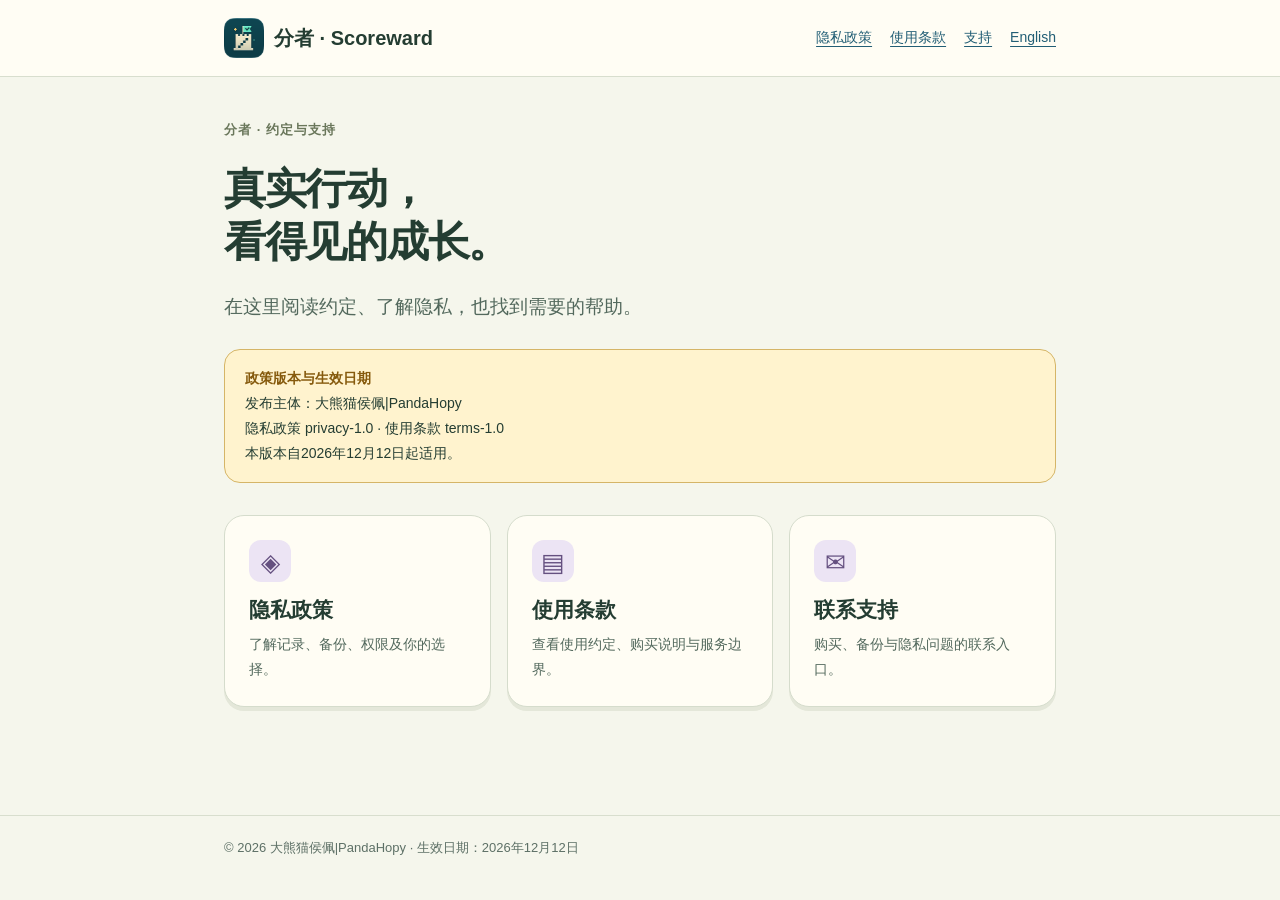
<file: docs/index.html>
<!doctype html>
<html lang="zh-Hans"><head><meta charset="utf-8"><meta name="viewport" content="width=device-width,initial-scale=1"><meta name="robots" content="noindex,nofollow"><meta name="color-scheme" content="light dark"><title>分者 · 约定与支持</title><link rel="stylesheet" href="site.css?v=20261104-logo"><link rel="icon" type="image/png" href="app-logo.png"><link rel="apple-touch-icon" href="app-logo.png"></head><body><a class="skip" href="#main">跳到正文</a><header class="site-header"><div class="shell"><a class="brand" href="index.html"><img class="brand-mark" src="app-logo.png" width="40" height="40" alt="">分者 · Scoreward</a><nav class="nav" aria-label="主导航"><a href="privacy.zh-Hans.html">隐私政策</a><a href="terms.zh-Hans.html">使用条款</a><a href="support.zh-Hans.html">支持</a><a href="index.en.html" lang="en">English</a></nav></div></header><main id="main"><p class="eyebrow">分者 · 约定与支持</p><h1>真实行动，<br>看得见的成长。</h1><p class="lead">在这里阅读约定、了解隐私，也找到需要的帮助。</p><aside><strong>政策版本与生效日期</strong><br>发布主体：大熊猫侯佩|PandaHopy<br>隐私政策 privacy-1.0 · 使用条款 terms-1.0<br>本版本自2026年12月12日起适用。</aside><div class="cards"><a class="card" href="privacy.zh-Hans.html"><span class="icon" aria-hidden="true">◈</span><h2>隐私政策</h2><p>了解记录、备份、权限及你的选择。</p></a><a class="card" href="terms.zh-Hans.html"><span class="icon" aria-hidden="true">▤</span><h2>使用条款</h2><p>查看使用约定、购买说明与服务边界。</p></a><a class="card" href="support.zh-Hans.html"><span class="icon" aria-hidden="true">✉</span><h2>联系支持</h2><p>购买、备份与隐私问题的联系入口。</p></a></div></main><footer class="site-footer"><div class="shell">© 2026 大熊猫侯佩|PandaHopy · 生效日期：2026年12月12日</div></footer></body></html>
</file>
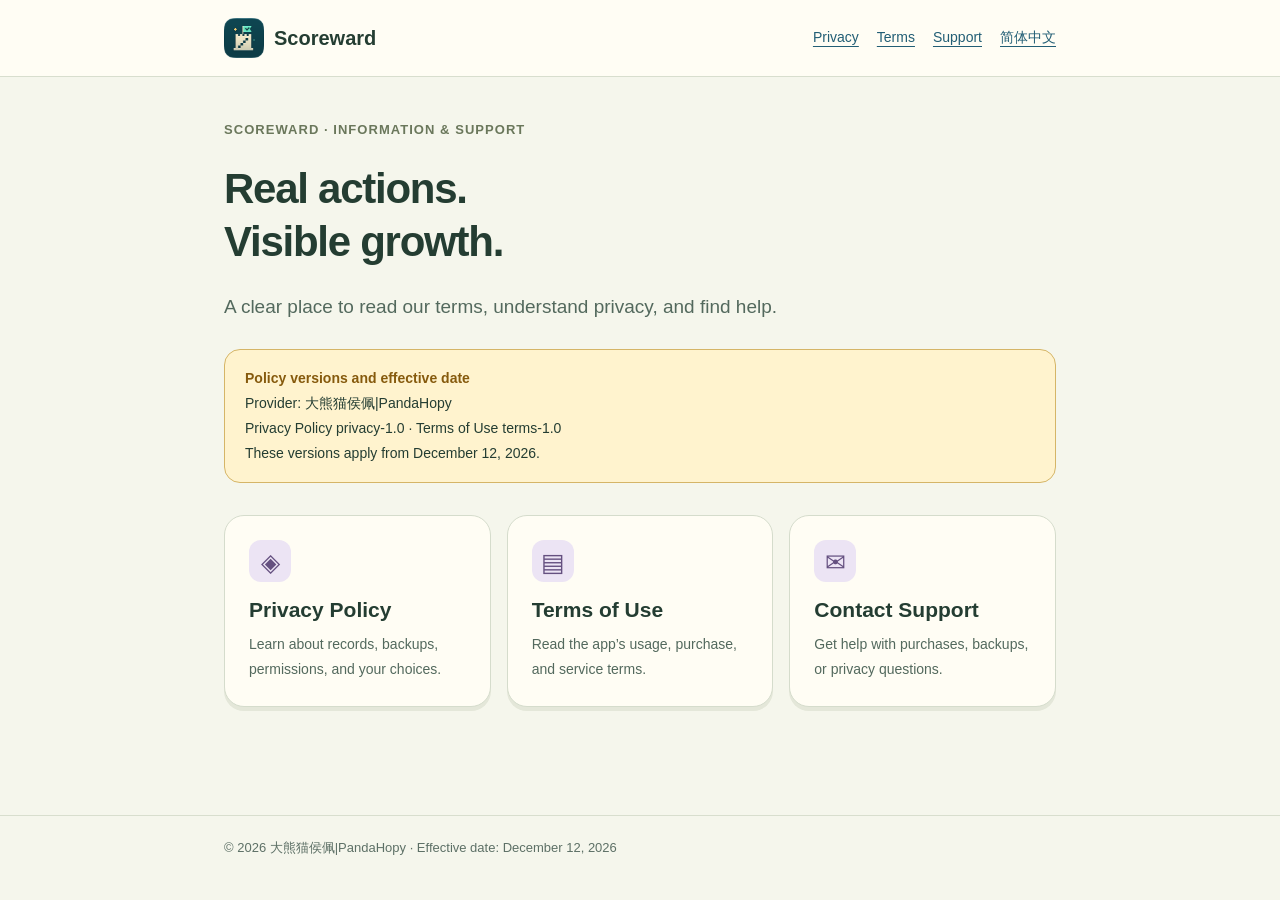
<file: docs/index.en.html>
<!doctype html>
<html lang="en"><head><meta charset="utf-8"><meta name="viewport" content="width=device-width,initial-scale=1"><meta name="robots" content="noindex,nofollow"><meta name="color-scheme" content="light dark"><title>Scoreward · Information &amp; Support</title><link rel="stylesheet" href="site.css?v=20261104-logo"><link rel="icon" type="image/png" href="app-logo.png"><link rel="apple-touch-icon" href="app-logo.png"></head><body><a class="skip" href="#main">Skip to content</a><header class="site-header"><div class="shell"><a class="brand" href="index.en.html"><img class="brand-mark" src="app-logo.png" width="40" height="40" alt="">Scoreward</a><nav class="nav" aria-label="Main navigation"><a href="privacy.en.html">Privacy</a><a href="terms.en.html">Terms</a><a href="support.en.html">Support</a><a href="index.html" lang="zh-Hans">简体中文</a></nav></div></header><main id="main"><p class="eyebrow">SCOREWARD · INFORMATION & SUPPORT</p><h1>Real actions.<br>Visible growth.</h1><p class="lead">A clear place to read our terms, understand privacy, and find help.</p><aside><strong>Policy versions and effective date</strong><br>Provider: 大熊猫侯佩|PandaHopy<br>Privacy Policy privacy-1.0 · Terms of Use terms-1.0<br>These versions apply from December 12, 2026.</aside><div class="cards"><a class="card" href="privacy.en.html"><span class="icon" aria-hidden="true">◈</span><h2>Privacy Policy</h2><p>Learn about records, backups, permissions, and your choices.</p></a><a class="card" href="terms.en.html"><span class="icon" aria-hidden="true">▤</span><h2>Terms of Use</h2><p>Read the app’s usage, purchase, and service terms.</p></a><a class="card" href="support.en.html"><span class="icon" aria-hidden="true">✉</span><h2>Contact Support</h2><p>Get help with purchases, backups, or privacy questions.</p></a></div></main><footer class="site-footer"><div class="shell">© 2026 大熊猫侯佩|PandaHopy · Effective date: December 12, 2026</div></footer></body></html>
</file>
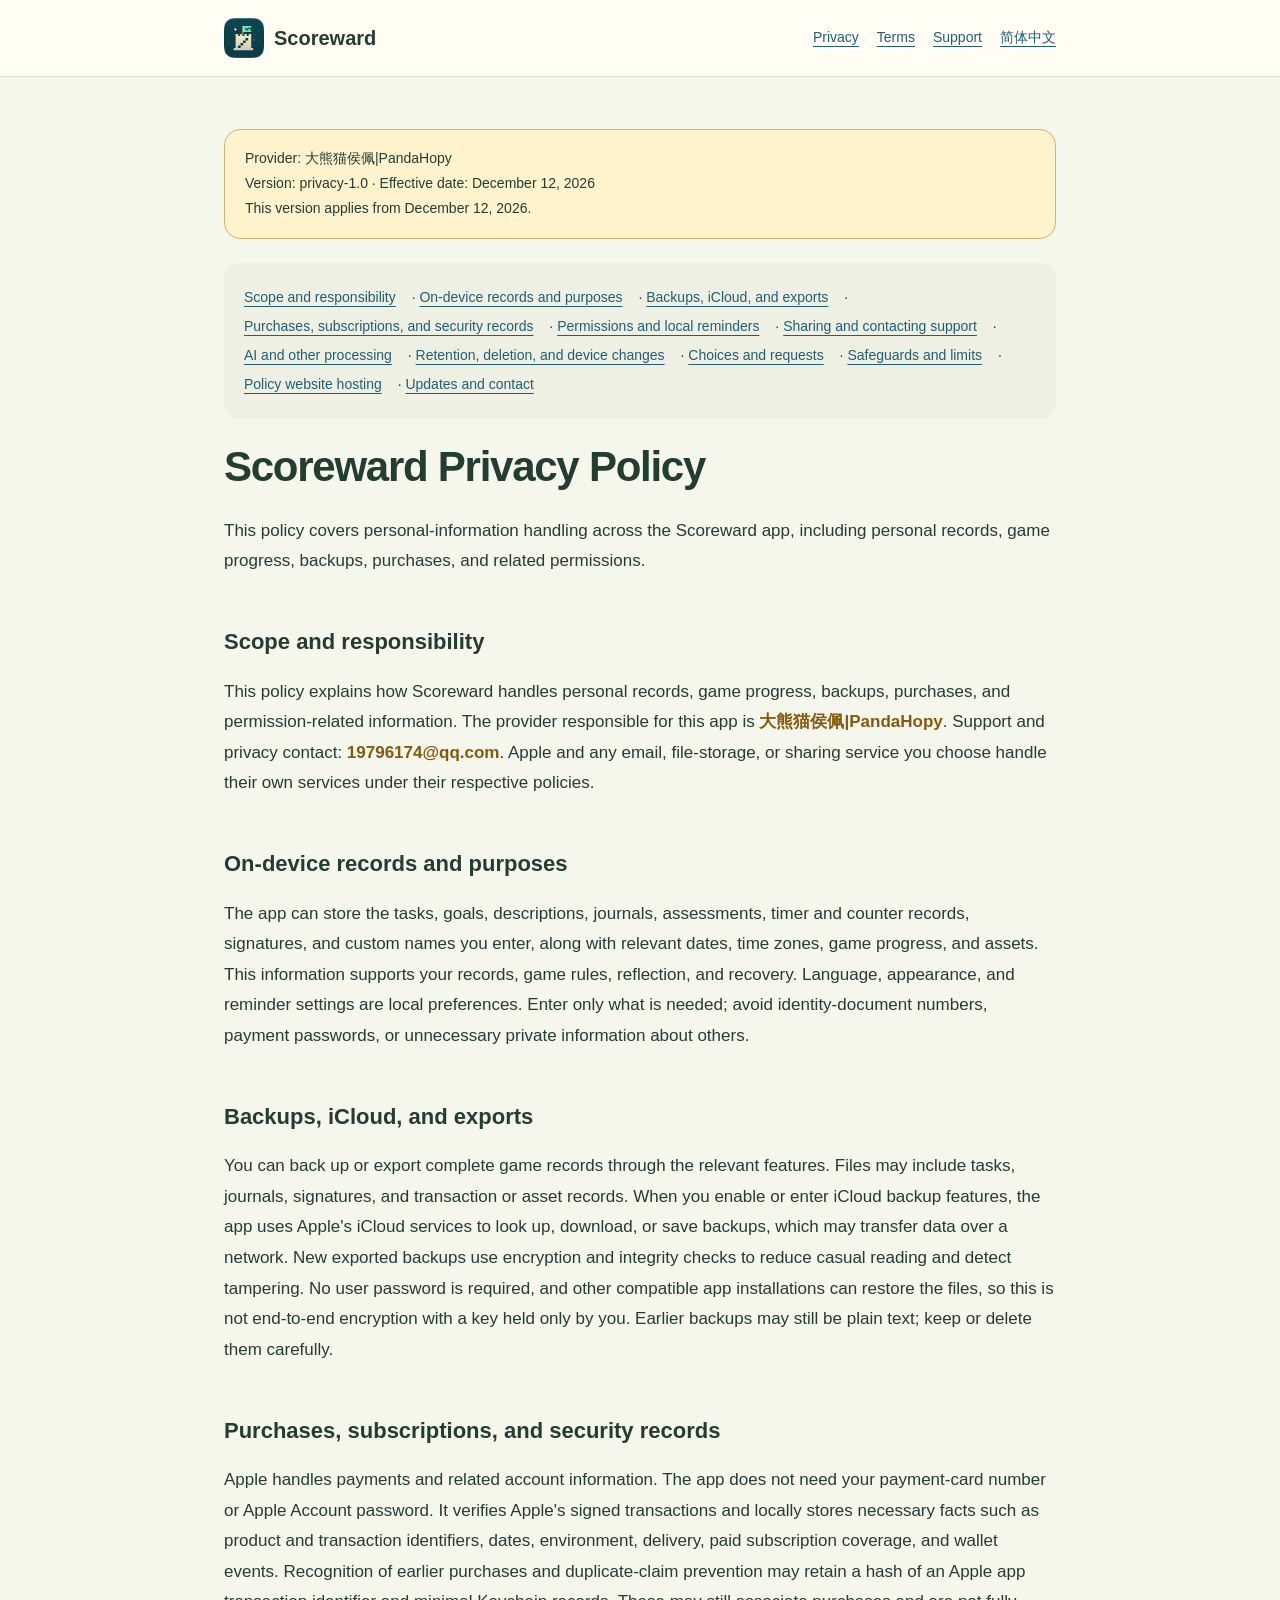
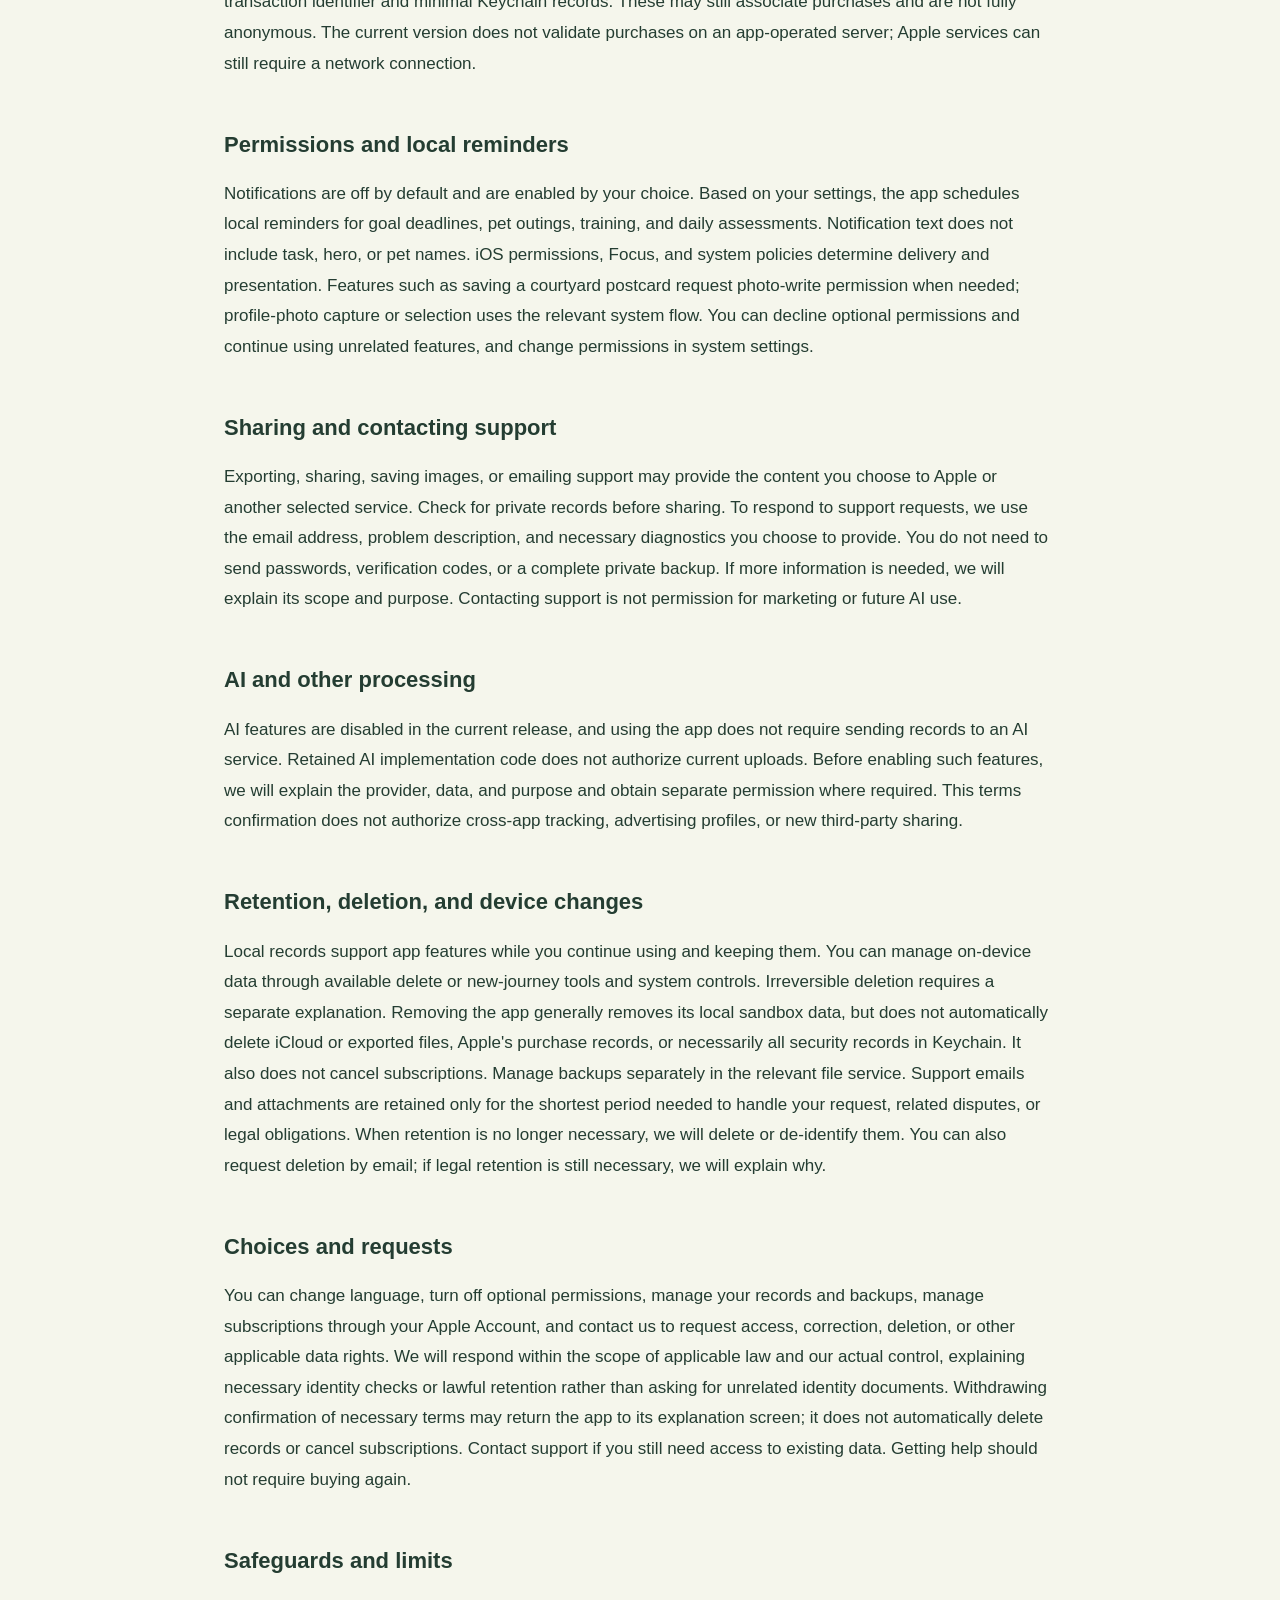
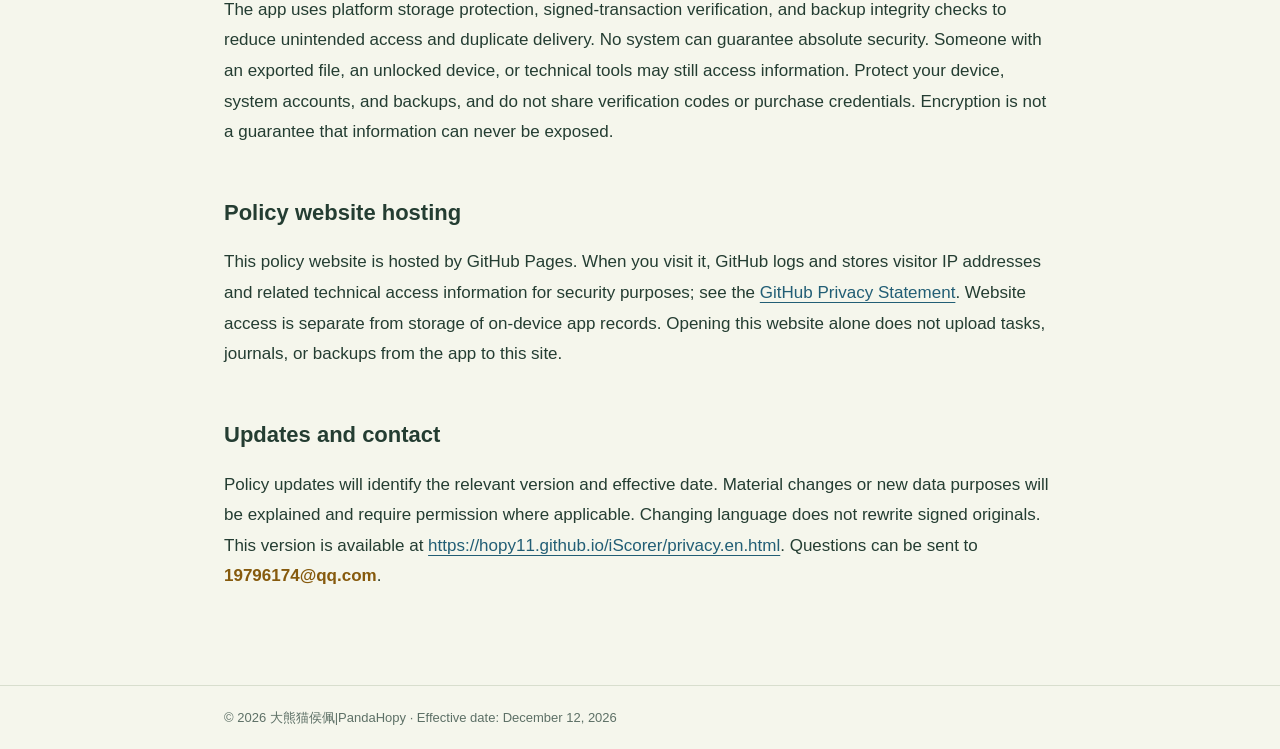
<file: docs/privacy.en.html>
<!doctype html>
<html lang="en"><head><meta charset="utf-8"><meta name="viewport" content="width=device-width,initial-scale=1"><meta name="robots" content="noindex,nofollow"><meta name="color-scheme" content="light dark"><title>Scoreward Privacy Policy</title><link rel="stylesheet" href="site.css?v=20261104-logo"><link rel="icon" type="image/png" href="app-logo.png"><link rel="apple-touch-icon" href="app-logo.png"></head><body><a class="skip" href="#main">Skip to content</a><header class="site-header"><div class="shell"><a class="brand" href="index.en.html"><img class="brand-mark" src="app-logo.png" width="40" height="40" alt="">Scoreward</a><nav class="nav" aria-label="Main navigation"><a href="privacy.en.html">Privacy</a><a href="terms.en.html">Terms</a><a href="support.en.html">Support</a><a href="privacy.zh-Hans.html" lang="zh-Hans">简体中文</a></nav></div></header><main id="main">

<aside>Provider: 大熊猫侯佩|PandaHopy<br>Version: privacy-1.0 · Effective date: December 12, 2026<br>This version applies from December 12, 2026.</aside><nav class="contents" aria-label="Chapters"><a href="#scope">Scope and responsibility</a> · <a href="#local_records">On-device records and purposes</a> · <a href="#backups">Backups, iCloud, and exports</a> · <a href="#transactions">Purchases, subscriptions, and security records</a> · <a href="#permissions">Permissions and local reminders</a> · <a href="#sharing_support">Sharing and contacting support</a> · <a href="#ai_tracking">AI and other processing</a> · <a href="#retention">Retention, deletion, and device changes</a> · <a href="#controls">Choices and requests</a> · <a href="#security">Safeguards and limits</a> · <a href="#website_hosting">Policy website hosting</a> · <a href="#changes_contact">Updates and contact</a></nav>
<h1>Scoreward Privacy Policy</h1>
<p>This policy covers personal-information handling across the Scoreward app, including personal records, game progress, backups, purchases, and related permissions.</p>
<h2 id="scope">Scope and responsibility</h2>
<p>This policy explains how Scoreward handles personal records, game progress, backups, purchases, and permission-related information. The provider responsible for this app is <strong>大熊猫侯佩|PandaHopy</strong>. Support and privacy contact: <strong>19796174@qq.com</strong>. Apple and any email, file-storage, or sharing service you choose handle their own services under their respective policies.</p>
<h2 id="local_records">On-device records and purposes</h2>
<p>The app can store the tasks, goals, descriptions, journals, assessments, timer and counter records, signatures, and custom names you enter, along with relevant dates, time zones, game progress, and assets. This information supports your records, game rules, reflection, and recovery. Language, appearance, and reminder settings are local preferences. Enter only what is needed; avoid identity-document numbers, payment passwords, or unnecessary private information about others.</p>
<h2 id="backups">Backups, iCloud, and exports</h2>
<p>You can back up or export complete game records through the relevant features. Files may include tasks, journals, signatures, and transaction or asset records. When you enable or enter iCloud backup features, the app uses Apple&#x27;s iCloud services to look up, download, or save backups, which may transfer data over a network. New exported backups use encryption and integrity checks to reduce casual reading and detect tampering. No user password is required, and other compatible app installations can restore the files, so this is not end-to-end encryption with a key held only by you. Earlier backups may still be plain text; keep or delete them carefully.</p>
<h2 id="transactions">Purchases, subscriptions, and security records</h2>
<p>Apple handles payments and related account information. The app does not need your payment-card number or Apple Account password. It verifies Apple&#x27;s signed transactions and locally stores necessary facts such as product and transaction identifiers, dates, environment, delivery, paid subscription coverage, and wallet events. Recognition of earlier purchases and duplicate-claim prevention may retain a hash of an Apple app transaction identifier and minimal Keychain records. These may still associate purchases and are not fully anonymous. The current version does not validate purchases on an app-operated server; Apple services can still require a network connection.</p>
<h2 id="permissions">Permissions and local reminders</h2>
<p>Notifications are off by default and are enabled by your choice. Based on your settings, the app schedules local reminders for goal deadlines, pet outings, training, and daily assessments. Notification text does not include task, hero, or pet names. iOS permissions, Focus, and system policies determine delivery and presentation. Features such as saving a courtyard postcard request photo-write permission when needed; profile-photo capture or selection uses the relevant system flow. You can decline optional permissions and continue using unrelated features, and change permissions in system settings.</p>
<h2 id="sharing_support">Sharing and contacting support</h2>
<p>Exporting, sharing, saving images, or emailing support may provide the content you choose to Apple or another selected service. Check for private records before sharing. To respond to support requests, we use the email address, problem description, and necessary diagnostics you choose to provide. You do not need to send passwords, verification codes, or a complete private backup. If more information is needed, we will explain its scope and purpose. Contacting support is not permission for marketing or future AI use.</p>
<h2 id="ai_tracking">AI and other processing</h2>
<p>AI features are disabled in the current release, and using the app does not require sending records to an AI service. Retained AI implementation code does not authorize current uploads. Before enabling such features, we will explain the provider, data, and purpose and obtain separate permission where required. This terms confirmation does not authorize cross-app tracking, advertising profiles, or new third-party sharing. </p>
<h2 id="retention">Retention, deletion, and device changes</h2>
<p>Local records support app features while you continue using and keeping them. You can manage on-device data through available delete or new-journey tools and system controls. Irreversible deletion requires a separate explanation. Removing the app generally removes its local sandbox data, but does not automatically delete iCloud or exported files, Apple&#x27;s purchase records, or necessarily all security records in Keychain. It also does not cancel subscriptions. Manage backups separately in the relevant file service. Support emails and attachments are retained only for the shortest period needed to handle your request, related disputes, or legal obligations. When retention is no longer necessary, we will delete or de-identify them. You can also request deletion by email; if legal retention is still necessary, we will explain why.</p>
<h2 id="controls">Choices and requests</h2>
<p>You can change language, turn off optional permissions, manage your records and backups, manage subscriptions through your Apple Account, and contact us to request access, correction, deletion, or other applicable data rights. We will respond within the scope of applicable law and our actual control, explaining necessary identity checks or lawful retention rather than asking for unrelated identity documents. Withdrawing confirmation of necessary terms may return the app to its explanation screen; it does not automatically delete records or cancel subscriptions. Contact support if you still need access to existing data. Getting help should not require buying again.</p>
<h2 id="security">Safeguards and limits</h2>
<p>The app uses platform storage protection, signed-transaction verification, and backup integrity checks to reduce unintended access and duplicate delivery. No system can guarantee absolute security. Someone with an exported file, an unlocked device, or technical tools may still access information. Protect your device, system accounts, and backups, and do not share verification codes or purchase credentials. Encryption is not a guarantee that information can never be exposed.</p>
<h2 id="website_hosting">Policy website hosting</h2><p>This policy website is hosted by GitHub Pages. When you visit it, GitHub logs and stores visitor IP addresses and related technical access information for security purposes; see the <a href="https://docs.github.com/en/site-policy/privacy-policies/github-general-privacy-statement">GitHub Privacy Statement</a>. Website access is separate from storage of on-device app records. Opening this website alone does not upload tasks, journals, or backups from the app to this site.</p>
<h2 id="changes_contact">Updates and contact</h2>
<p>Policy updates will identify the relevant version and effective date. Material changes or new data purposes will be explained and require permission where applicable. Changing language does not rewrite signed originals. This version is available at <a href="https://hopy11.github.io/iScorer/privacy.en.html">https://hopy11.github.io/iScorer/privacy.en.html</a>. Questions can be sent to <strong>19796174@qq.com</strong>. </p></main><footer class="site-footer"><div class="shell">© 2026 大熊猫侯佩|PandaHopy · Effective date: December 12, 2026</div></footer></body></html>
</file>
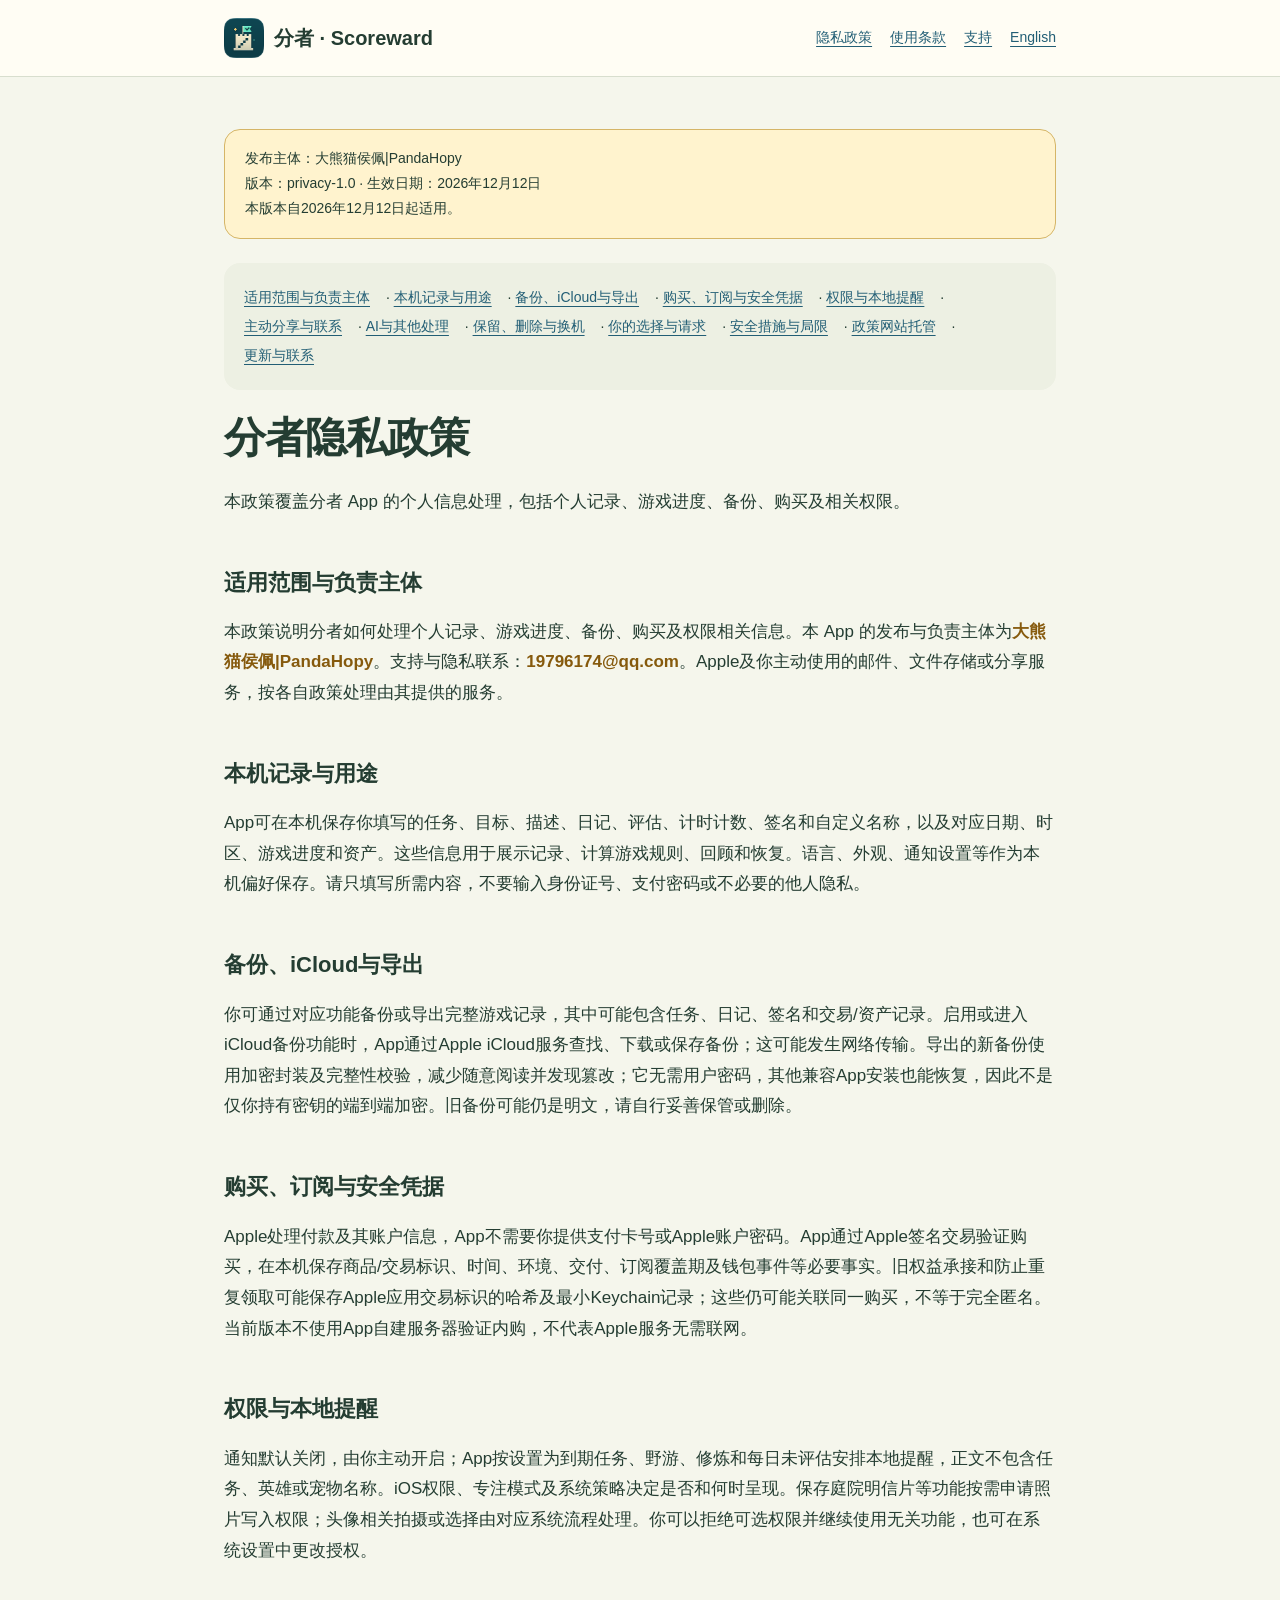
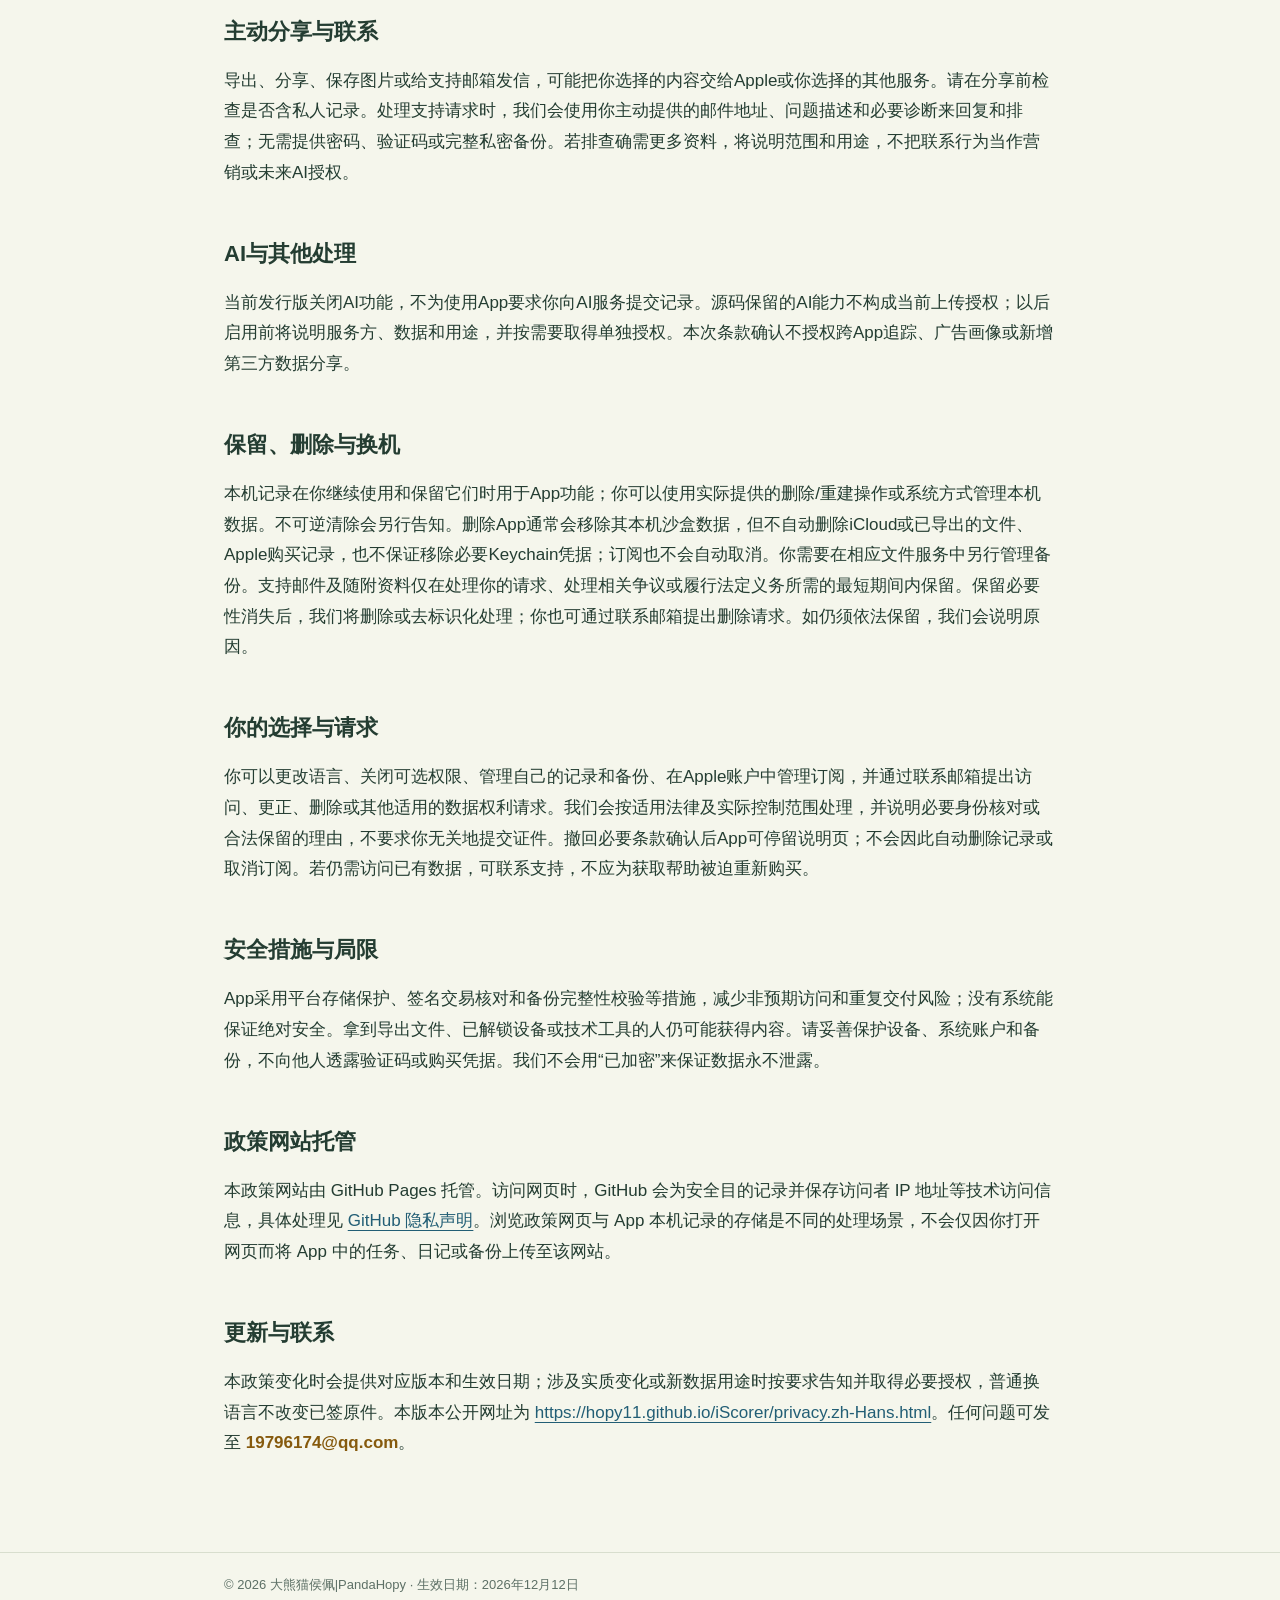
<file: docs/privacy.zh-Hans.html>
<!doctype html>
<html lang="zh-Hans"><head><meta charset="utf-8"><meta name="viewport" content="width=device-width,initial-scale=1"><meta name="robots" content="noindex,nofollow"><meta name="color-scheme" content="light dark"><title>分者隐私政策</title><link rel="stylesheet" href="site.css?v=20261104-logo"><link rel="icon" type="image/png" href="app-logo.png"><link rel="apple-touch-icon" href="app-logo.png"></head><body><a class="skip" href="#main">跳到正文</a><header class="site-header"><div class="shell"><a class="brand" href="index.html"><img class="brand-mark" src="app-logo.png" width="40" height="40" alt="">分者 · Scoreward</a><nav class="nav" aria-label="主导航"><a href="privacy.zh-Hans.html">隐私政策</a><a href="terms.zh-Hans.html">使用条款</a><a href="support.zh-Hans.html">支持</a><a href="privacy.en.html" lang="en">English</a></nav></div></header><main id="main">

<aside>发布主体：大熊猫侯佩|PandaHopy<br>版本：privacy-1.0 · 生效日期：2026年12月12日<br>本版本自2026年12月12日起适用。</aside><nav class="contents" aria-label="章节目录"><a href="#scope">适用范围与负责主体</a> · <a href="#local_records">本机记录与用途</a> · <a href="#backups">备份、iCloud与导出</a> · <a href="#transactions">购买、订阅与安全凭据</a> · <a href="#permissions">权限与本地提醒</a> · <a href="#sharing_support">主动分享与联系</a> · <a href="#ai_tracking">AI与其他处理</a> · <a href="#retention">保留、删除与换机</a> · <a href="#controls">你的选择与请求</a> · <a href="#security">安全措施与局限</a> · <a href="#website_hosting">政策网站托管</a> · <a href="#changes_contact">更新与联系</a></nav>
<h1>分者隐私政策</h1>
<p>本政策覆盖分者 App 的个人信息处理，包括个人记录、游戏进度、备份、购买及相关权限。</p>
<h2 id="scope">适用范围与负责主体</h2>
<p>本政策说明分者如何处理个人记录、游戏进度、备份、购买及权限相关信息。本 App 的发布与负责主体为<strong>大熊猫侯佩|PandaHopy</strong>。支持与隐私联系：<strong>19796174@qq.com</strong>。Apple及你主动使用的邮件、文件存储或分享服务，按各自政策处理由其提供的服务。</p>
<h2 id="local_records">本机记录与用途</h2>
<p>App可在本机保存你填写的任务、目标、描述、日记、评估、计时计数、签名和自定义名称，以及对应日期、时区、游戏进度和资产。这些信息用于展示记录、计算游戏规则、回顾和恢复。语言、外观、通知设置等作为本机偏好保存。请只填写所需内容，不要输入身份证号、支付密码或不必要的他人隐私。</p>
<h2 id="backups">备份、iCloud与导出</h2>
<p>你可通过对应功能备份或导出完整游戏记录，其中可能包含任务、日记、签名和交易/资产记录。启用或进入iCloud备份功能时，App通过Apple iCloud服务查找、下载或保存备份；这可能发生网络传输。导出的新备份使用加密封装及完整性校验，减少随意阅读并发现篡改；它无需用户密码，其他兼容App安装也能恢复，因此不是仅你持有密钥的端到端加密。旧备份可能仍是明文，请自行妥善保管或删除。</p>
<h2 id="transactions">购买、订阅与安全凭据</h2>
<p>Apple处理付款及其账户信息，App不需要你提供支付卡号或Apple账户密码。App通过Apple签名交易验证购买，在本机保存商品/交易标识、时间、环境、交付、订阅覆盖期及钱包事件等必要事实。旧权益承接和防止重复领取可能保存Apple应用交易标识的哈希及最小Keychain记录；这些仍可能关联同一购买，不等于完全匿名。当前版本不使用App自建服务器验证内购，不代表Apple服务无需联网。</p>
<h2 id="permissions">权限与本地提醒</h2>
<p>通知默认关闭，由你主动开启；App按设置为到期任务、野游、修炼和每日未评估安排本地提醒，正文不包含任务、英雄或宠物名称。iOS权限、专注模式及系统策略决定是否和何时呈现。保存庭院明信片等功能按需申请照片写入权限；头像相关拍摄或选择由对应系统流程处理。你可以拒绝可选权限并继续使用无关功能，也可在系统设置中更改授权。</p>
<h2 id="sharing_support">主动分享与联系</h2>
<p>导出、分享、保存图片或给支持邮箱发信，可能把你选择的内容交给Apple或你选择的其他服务。请在分享前检查是否含私人记录。处理支持请求时，我们会使用你主动提供的邮件地址、问题描述和必要诊断来回复和排查；无需提供密码、验证码或完整私密备份。若排查确需更多资料，将说明范围和用途，不把联系行为当作营销或未来AI授权。</p>
<h2 id="ai_tracking">AI与其他处理</h2>
<p>当前发行版关闭AI功能，不为使用App要求你向AI服务提交记录。源码保留的AI能力不构成当前上传授权；以后启用前将说明服务方、数据和用途，并按需要取得单独授权。本次条款确认不授权跨App追踪、广告画像或新增第三方数据分享。</p>
<h2 id="retention">保留、删除与换机</h2>
<p>本机记录在你继续使用和保留它们时用于App功能；你可以使用实际提供的删除/重建操作或系统方式管理本机数据。不可逆清除会另行告知。删除App通常会移除其本机沙盒数据，但不自动删除iCloud或已导出的文件、Apple购买记录，也不保证移除必要Keychain凭据；订阅也不会自动取消。你需要在相应文件服务中另行管理备份。支持邮件及随附资料仅在处理你的请求、处理相关争议或履行法定义务所需的最短期间内保留。保留必要性消失后，我们将删除或去标识化处理；你也可通过联系邮箱提出删除请求。如仍须依法保留，我们会说明原因。</p>
<h2 id="controls">你的选择与请求</h2>
<p>你可以更改语言、关闭可选权限、管理自己的记录和备份、在Apple账户中管理订阅，并通过联系邮箱提出访问、更正、删除或其他适用的数据权利请求。我们会按适用法律及实际控制范围处理，并说明必要身份核对或合法保留的理由，不要求你无关地提交证件。撤回必要条款确认后App可停留说明页；不会因此自动删除记录或取消订阅。若仍需访问已有数据，可联系支持，不应为获取帮助被迫重新购买。</p>
<h2 id="security">安全措施与局限</h2>
<p>App采用平台存储保护、签名交易核对和备份完整性校验等措施，减少非预期访问和重复交付风险；没有系统能保证绝对安全。拿到导出文件、已解锁设备或技术工具的人仍可能获得内容。请妥善保护设备、系统账户和备份，不向他人透露验证码或购买凭据。我们不会用“已加密”来保证数据永不泄露。</p>
<h2 id="website_hosting">政策网站托管</h2><p>本政策网站由 GitHub Pages 托管。访问网页时，GitHub 会为安全目的记录并保存访问者 IP 地址等技术访问信息，具体处理见 <a href="https://docs.github.com/zh/site-policy/privacy-policies/github-general-privacy-statement">GitHub 隐私声明</a>。浏览政策网页与 App 本机记录的存储是不同的处理场景，不会仅因你打开网页而将 App 中的任务、日记或备份上传至该网站。</p>
<h2 id="changes_contact">更新与联系</h2>
<p>本政策变化时会提供对应版本和生效日期；涉及实质变化或新数据用途时按要求告知并取得必要授权，普通换语言不改变已签原件。本版本公开网址为 <a href="https://hopy11.github.io/iScorer/privacy.zh-Hans.html">https://hopy11.github.io/iScorer/privacy.zh-Hans.html</a>。任何问题可发至 <strong>19796174@qq.com</strong>。</p></main><footer class="site-footer"><div class="shell">© 2026 大熊猫侯佩|PandaHopy · 生效日期：2026年12月12日</div></footer></body></html>
</file>
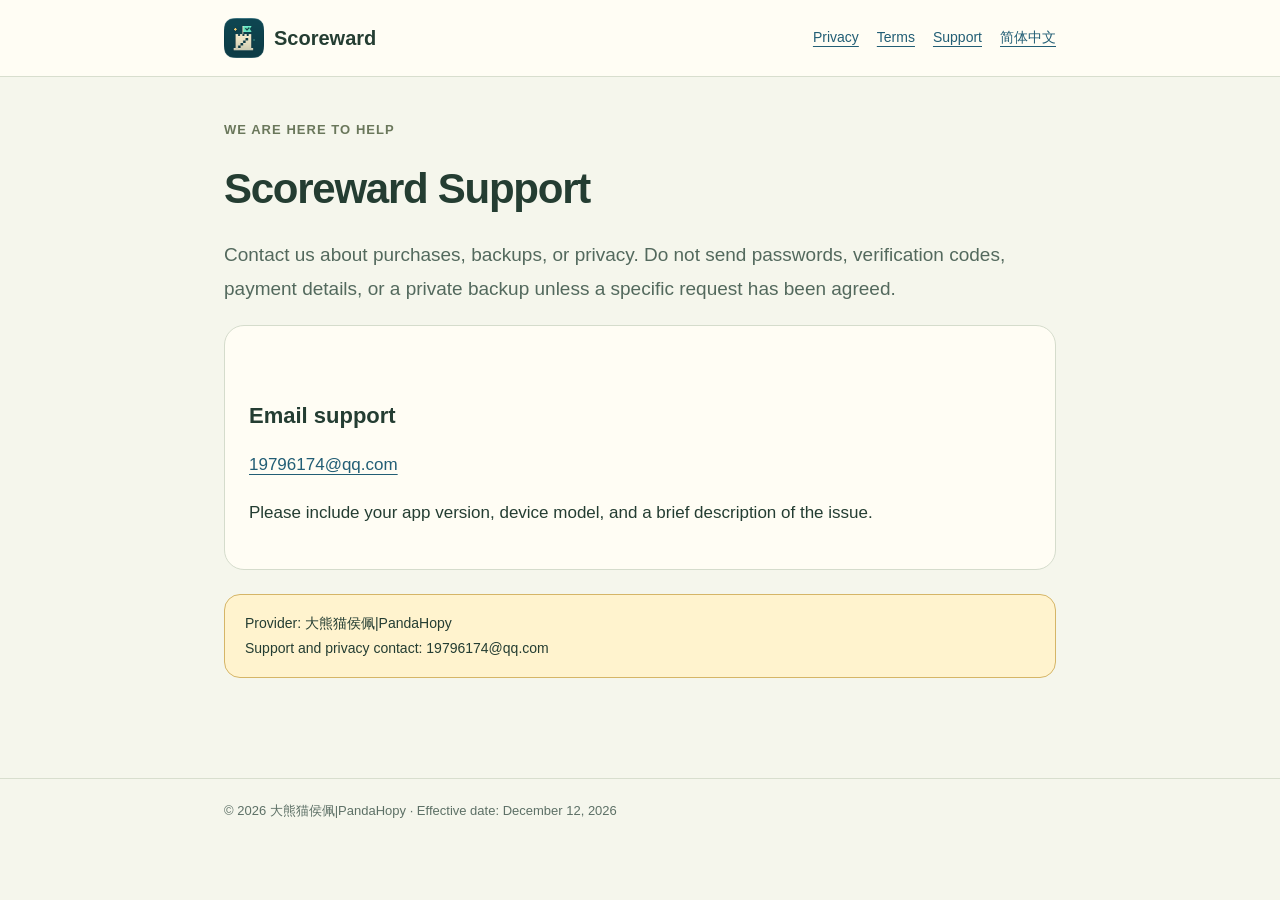
<file: docs/support.en.html>
<!doctype html>
<html lang="en"><head><meta charset="utf-8"><meta name="viewport" content="width=device-width,initial-scale=1"><meta name="robots" content="noindex,nofollow"><meta name="color-scheme" content="light dark"><title>Scoreward Support</title><link rel="stylesheet" href="site.css?v=20261104-logo"><link rel="icon" type="image/png" href="app-logo.png"><link rel="apple-touch-icon" href="app-logo.png"></head><body><a class="skip" href="#main">Skip to content</a><header class="site-header"><div class="shell"><a class="brand" href="index.en.html"><img class="brand-mark" src="app-logo.png" width="40" height="40" alt="">Scoreward</a><nav class="nav" aria-label="Main navigation"><a href="privacy.en.html">Privacy</a><a href="terms.en.html">Terms</a><a href="support.en.html">Support</a><a href="support.zh-Hans.html" lang="zh-Hans">简体中文</a></nav></div></header><main id="main"><p class="eyebrow">WE ARE HERE TO HELP</p><h1>Scoreward Support</h1><p class="lead">Contact us about purchases, backups, or privacy. Do not send passwords, verification codes, payment details, or a private backup unless a specific request has been agreed.</p><section class="contact"><h2>Email support</h2><a href="mailto:19796174@qq.com">19796174@qq.com</a><p>Please include your app version, device model, and a brief description of the issue.</p></section><aside>Provider: 大熊猫侯佩|PandaHopy<br>Support and privacy contact: 19796174@qq.com</aside></main><footer class="site-footer"><div class="shell">© 2026 大熊猫侯佩|PandaHopy · Effective date: December 12, 2026</div></footer></body></html>
</file>
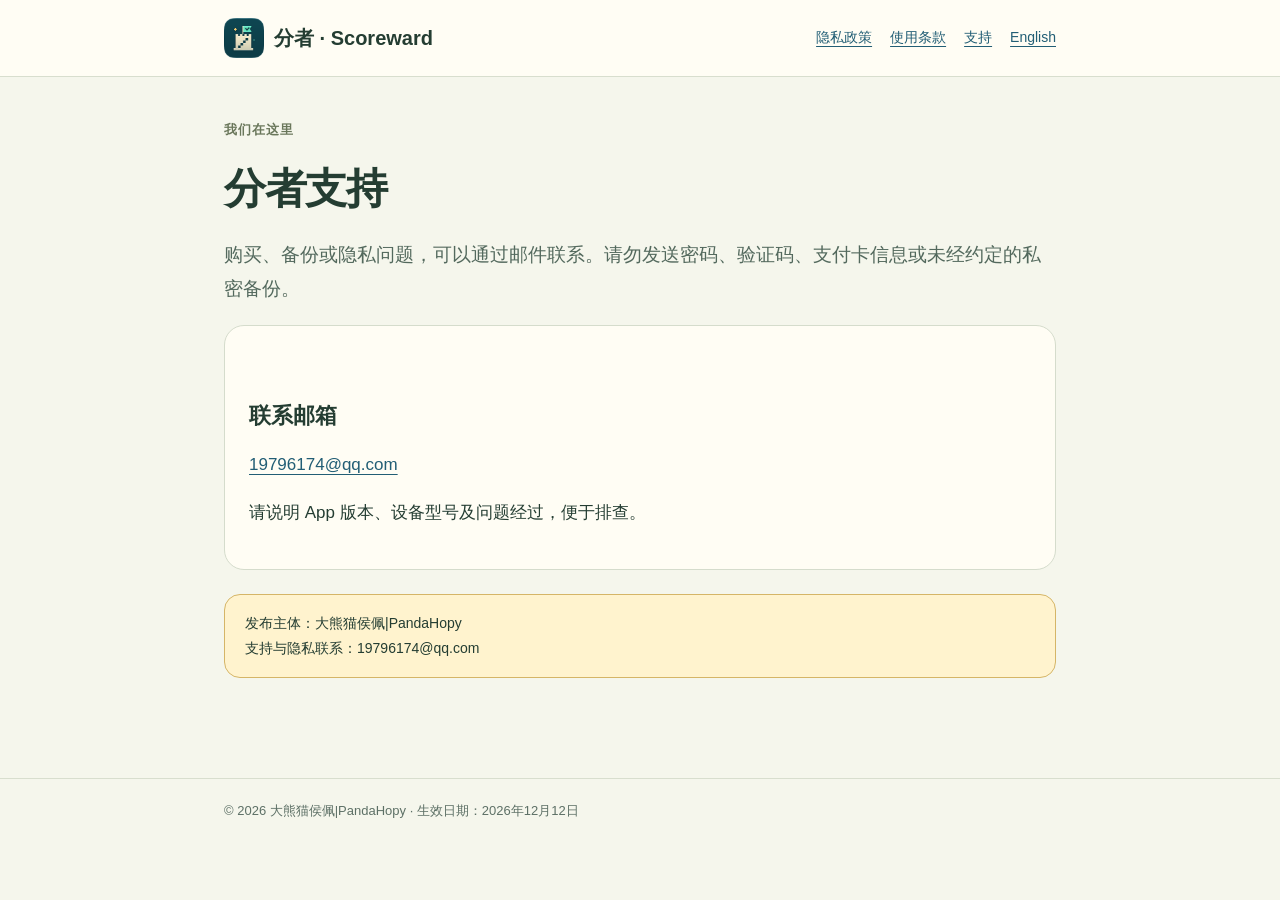
<file: docs/support.zh-Hans.html>
<!doctype html>
<html lang="zh-Hans"><head><meta charset="utf-8"><meta name="viewport" content="width=device-width,initial-scale=1"><meta name="robots" content="noindex,nofollow"><meta name="color-scheme" content="light dark"><title>分者支持</title><link rel="stylesheet" href="site.css?v=20261104-logo"><link rel="icon" type="image/png" href="app-logo.png"><link rel="apple-touch-icon" href="app-logo.png"></head><body><a class="skip" href="#main">跳到正文</a><header class="site-header"><div class="shell"><a class="brand" href="index.html"><img class="brand-mark" src="app-logo.png" width="40" height="40" alt="">分者 · Scoreward</a><nav class="nav" aria-label="主导航"><a href="privacy.zh-Hans.html">隐私政策</a><a href="terms.zh-Hans.html">使用条款</a><a href="support.zh-Hans.html">支持</a><a href="support.en.html" lang="en">English</a></nav></div></header><main id="main"><p class="eyebrow">我们在这里</p><h1>分者支持</h1><p class="lead">购买、备份或隐私问题，可以通过邮件联系。请勿发送密码、验证码、支付卡信息或未经约定的私密备份。</p><section class="contact"><h2>联系邮箱</h2><a href="mailto:19796174@qq.com">19796174@qq.com</a><p>请说明 App 版本、设备型号及问题经过，便于排查。</p></section><aside>发布主体：大熊猫侯佩|PandaHopy<br>支持与隐私联系：19796174@qq.com</aside></main><footer class="site-footer"><div class="shell">© 2026 大熊猫侯佩|PandaHopy · 生效日期：2026年12月12日</div></footer></body></html>
</file>
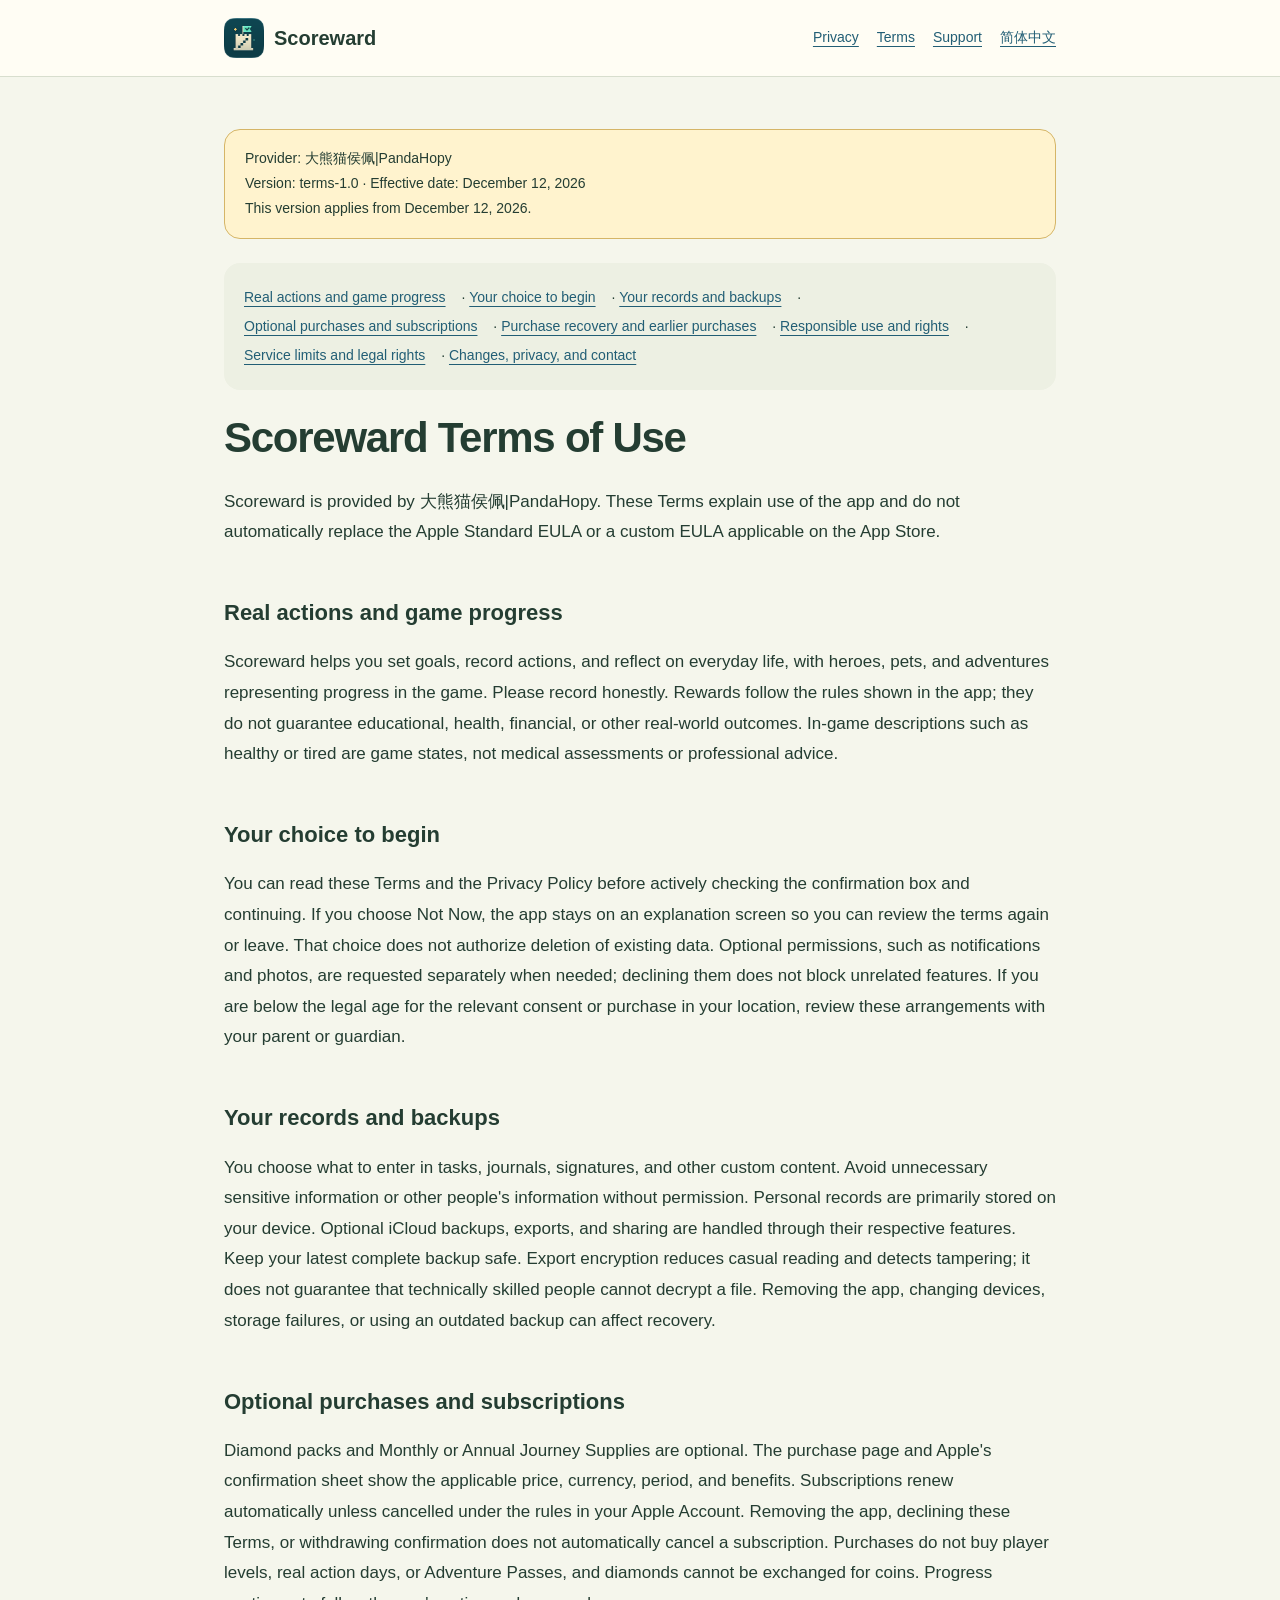
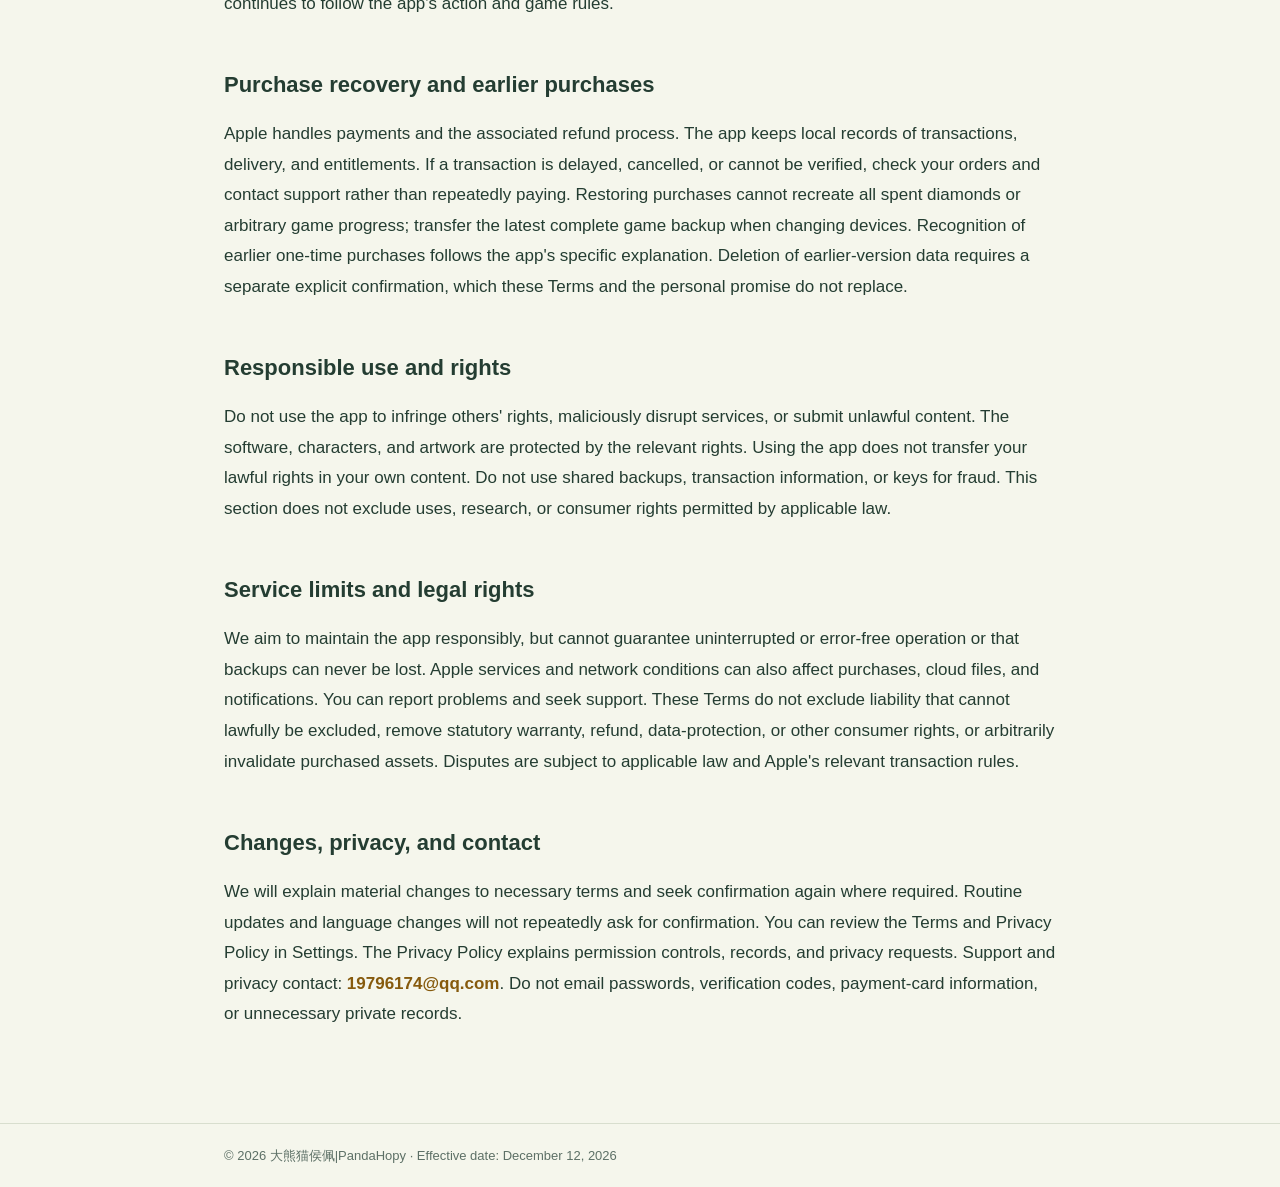
<file: docs/terms.en.html>
<!doctype html>
<html lang="en"><head><meta charset="utf-8"><meta name="viewport" content="width=device-width,initial-scale=1"><meta name="robots" content="noindex,nofollow"><meta name="color-scheme" content="light dark"><title>Scoreward Terms of Use</title><link rel="stylesheet" href="site.css?v=20261104-logo"><link rel="icon" type="image/png" href="app-logo.png"><link rel="apple-touch-icon" href="app-logo.png"></head><body><a class="skip" href="#main">Skip to content</a><header class="site-header"><div class="shell"><a class="brand" href="index.en.html"><img class="brand-mark" src="app-logo.png" width="40" height="40" alt="">Scoreward</a><nav class="nav" aria-label="Main navigation"><a href="privacy.en.html">Privacy</a><a href="terms.en.html">Terms</a><a href="support.en.html">Support</a><a href="terms.zh-Hans.html" lang="zh-Hans">简体中文</a></nav></div></header><main id="main">

<aside>Provider: 大熊猫侯佩|PandaHopy<br>Version: terms-1.0 · Effective date: December 12, 2026<br>This version applies from December 12, 2026.</aside><nav class="contents" aria-label="Chapters"><a href="#purpose">Real actions and game progress</a> · <a href="#choice">Your choice to begin</a> · <a href="#records">Your records and backups</a> · <a href="#purchases">Optional purchases and subscriptions</a> · <a href="#recovery">Purchase recovery and earlier purchases</a> · <a href="#fair_use">Responsible use and rights</a> · <a href="#responsibility">Service limits and legal rights</a> · <a href="#changes_contact">Changes, privacy, and contact</a></nav>
<h1>Scoreward Terms of Use</h1>
<p>Scoreward is provided by 大熊猫侯佩|PandaHopy. These Terms explain use of the app and do not automatically replace the Apple Standard EULA or a custom EULA applicable on the App Store.</p>
<h2 id="purpose">Real actions and game progress</h2>
<p>Scoreward helps you set goals, record actions, and reflect on everyday life, with heroes, pets, and adventures representing progress in the game. Please record honestly. Rewards follow the rules shown in the app; they do not guarantee educational, health, financial, or other real-world outcomes. In-game descriptions such as healthy or tired are game states, not medical assessments or professional advice.</p>
<h2 id="choice">Your choice to begin</h2>
<p>You can read these Terms and the Privacy Policy before actively checking the confirmation box and continuing. If you choose Not Now, the app stays on an explanation screen so you can review the terms again or leave. That choice does not authorize deletion of existing data. Optional permissions, such as notifications and photos, are requested separately when needed; declining them does not block unrelated features. If you are below the legal age for the relevant consent or purchase in your location, review these arrangements with your parent or guardian.</p>
<h2 id="records">Your records and backups</h2>
<p>You choose what to enter in tasks, journals, signatures, and other custom content. Avoid unnecessary sensitive information or other people&#x27;s information without permission. Personal records are primarily stored on your device. Optional iCloud backups, exports, and sharing are handled through their respective features. Keep your latest complete backup safe. Export encryption reduces casual reading and detects tampering; it does not guarantee that technically skilled people cannot decrypt a file. Removing the app, changing devices, storage failures, or using an outdated backup can affect recovery.</p>
<h2 id="purchases">Optional purchases and subscriptions</h2>
<p>Diamond packs and Monthly or Annual Journey Supplies are optional. The purchase page and Apple&#x27;s confirmation sheet show the applicable price, currency, period, and benefits. Subscriptions renew automatically unless cancelled under the rules in your Apple Account. Removing the app, declining these Terms, or withdrawing confirmation does not automatically cancel a subscription. Purchases do not buy player levels, real action days, or Adventure Passes, and diamonds cannot be exchanged for coins. Progress continues to follow the app&#x27;s action and game rules.</p>
<h2 id="recovery">Purchase recovery and earlier purchases</h2>
<p>Apple handles payments and the associated refund process. The app keeps local records of transactions, delivery, and entitlements. If a transaction is delayed, cancelled, or cannot be verified, check your orders and contact support rather than repeatedly paying. Restoring purchases cannot recreate all spent diamonds or arbitrary game progress; transfer the latest complete game backup when changing devices. Recognition of earlier one-time purchases follows the app&#x27;s specific explanation. Deletion of earlier-version data requires a separate explicit confirmation, which these Terms and the personal promise do not replace.</p>
<h2 id="fair_use">Responsible use and rights</h2>
<p>Do not use the app to infringe others&#x27; rights, maliciously disrupt services, or submit unlawful content. The software, characters, and artwork are protected by the relevant rights. Using the app does not transfer your lawful rights in your own content. Do not use shared backups, transaction information, or keys for fraud. This section does not exclude uses, research, or consumer rights permitted by applicable law.</p>
<h2 id="responsibility">Service limits and legal rights</h2>
<p>We aim to maintain the app responsibly, but cannot guarantee uninterrupted or error-free operation or that backups can never be lost. Apple services and network conditions can also affect purchases, cloud files, and notifications. You can report problems and seek support. These Terms do not exclude liability that cannot lawfully be excluded, remove statutory warranty, refund, data-protection, or other consumer rights, or arbitrarily invalidate purchased assets. Disputes are subject to applicable law and Apple&#x27;s relevant transaction rules.</p>
<h2 id="changes_contact">Changes, privacy, and contact</h2>
<p>We will explain material changes to necessary terms and seek confirmation again where required. Routine updates and language changes will not repeatedly ask for confirmation. You can review the Terms and Privacy Policy in Settings. The Privacy Policy explains permission controls, records, and privacy requests. Support and privacy contact: <strong>19796174@qq.com</strong>. Do not email passwords, verification codes, payment-card information, or unnecessary private records. </p></main><footer class="site-footer"><div class="shell">© 2026 大熊猫侯佩|PandaHopy · Effective date: December 12, 2026</div></footer></body></html>
</file>
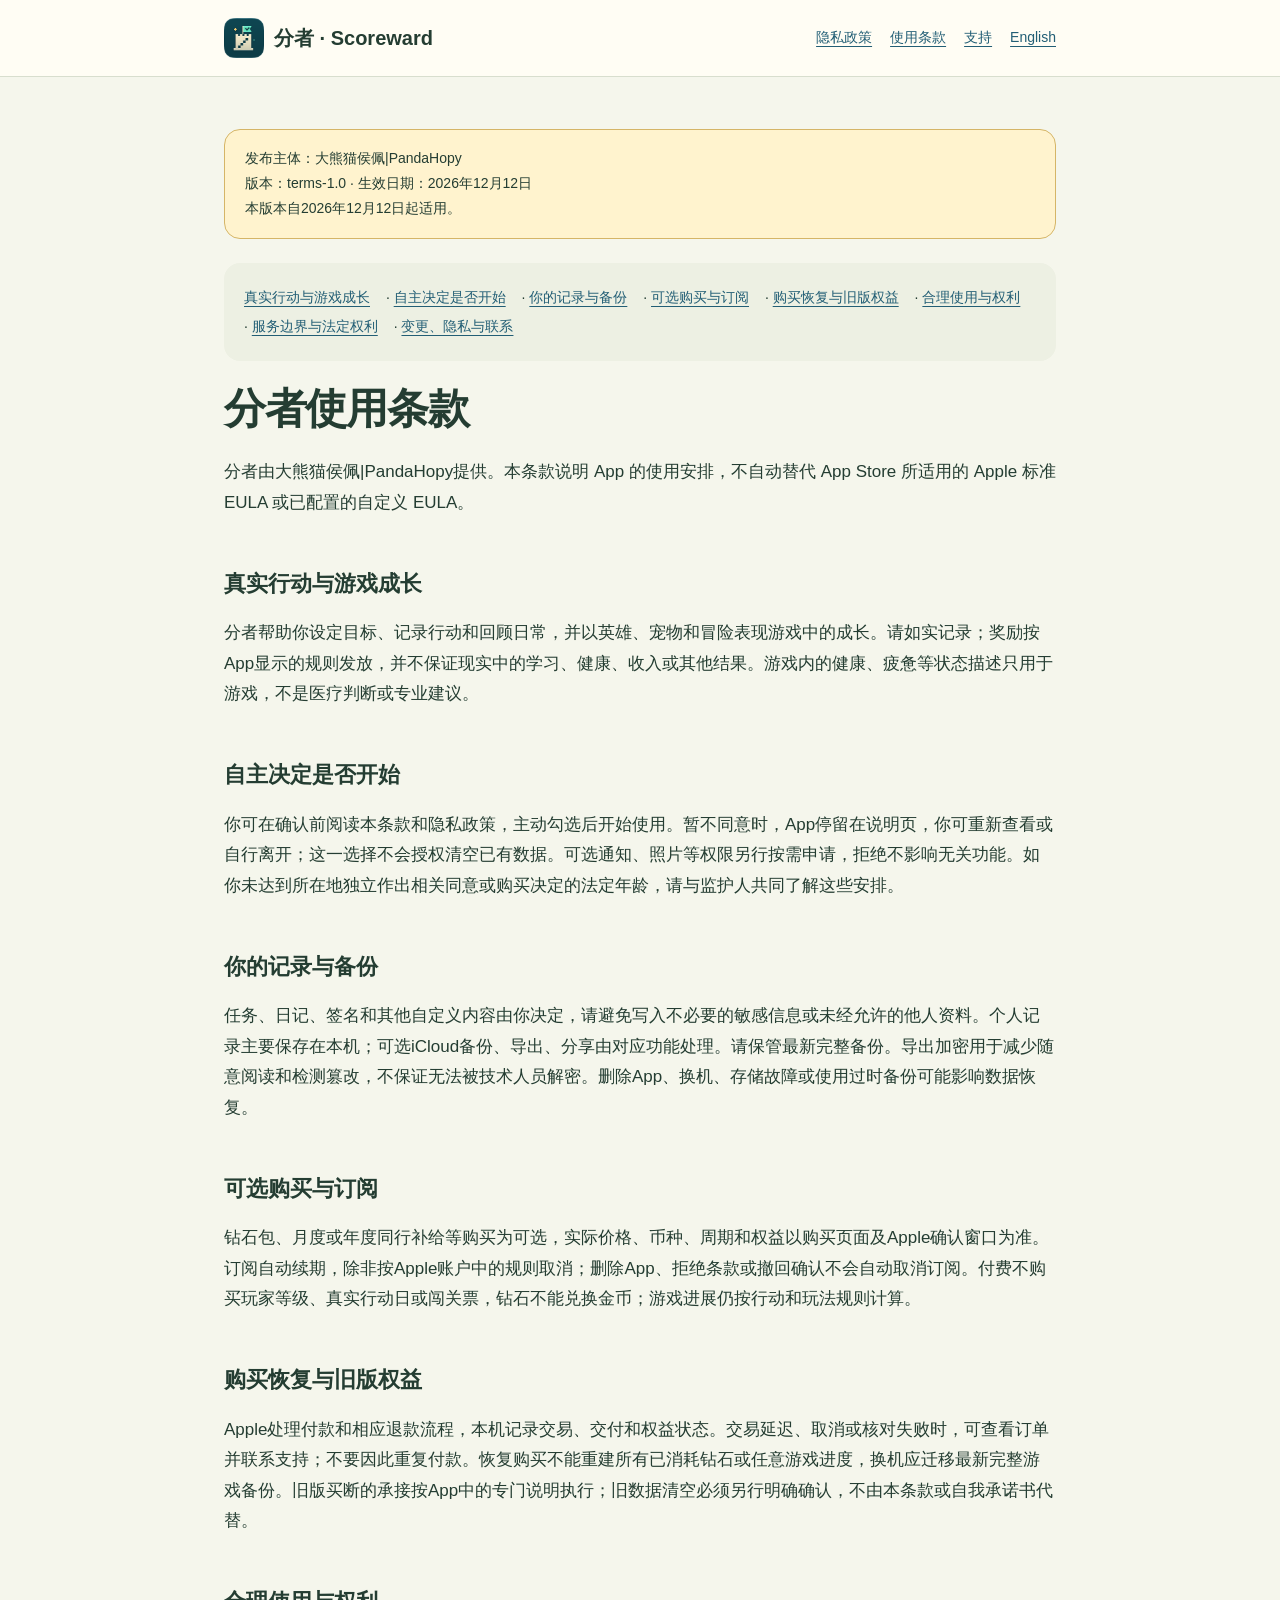
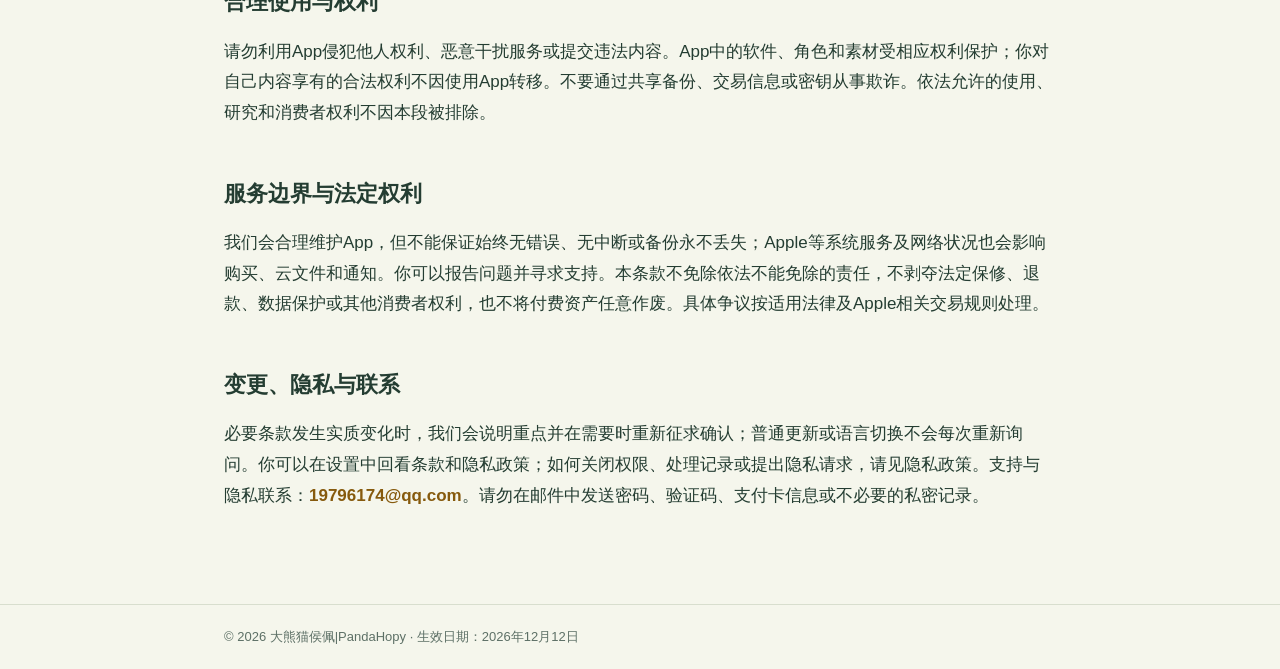
<file: docs/terms.zh-Hans.html>
<!doctype html>
<html lang="zh-Hans"><head><meta charset="utf-8"><meta name="viewport" content="width=device-width,initial-scale=1"><meta name="robots" content="noindex,nofollow"><meta name="color-scheme" content="light dark"><title>分者使用条款</title><link rel="stylesheet" href="site.css?v=20261104-logo"><link rel="icon" type="image/png" href="app-logo.png"><link rel="apple-touch-icon" href="app-logo.png"></head><body><a class="skip" href="#main">跳到正文</a><header class="site-header"><div class="shell"><a class="brand" href="index.html"><img class="brand-mark" src="app-logo.png" width="40" height="40" alt="">分者 · Scoreward</a><nav class="nav" aria-label="主导航"><a href="privacy.zh-Hans.html">隐私政策</a><a href="terms.zh-Hans.html">使用条款</a><a href="support.zh-Hans.html">支持</a><a href="terms.en.html" lang="en">English</a></nav></div></header><main id="main">

<aside>发布主体：大熊猫侯佩|PandaHopy<br>版本：terms-1.0 · 生效日期：2026年12月12日<br>本版本自2026年12月12日起适用。</aside><nav class="contents" aria-label="章节目录"><a href="#purpose">真实行动与游戏成长</a> · <a href="#choice">自主决定是否开始</a> · <a href="#records">你的记录与备份</a> · <a href="#purchases">可选购买与订阅</a> · <a href="#recovery">购买恢复与旧版权益</a> · <a href="#fair_use">合理使用与权利</a> · <a href="#responsibility">服务边界与法定权利</a> · <a href="#changes_contact">变更、隐私与联系</a></nav>
<h1>分者使用条款</h1>
<p>分者由大熊猫侯佩|PandaHopy提供。本条款说明 App 的使用安排，不自动替代 App Store 所适用的 Apple 标准 EULA 或已配置的自定义 EULA。</p>
<h2 id="purpose">真实行动与游戏成长</h2>
<p>分者帮助你设定目标、记录行动和回顾日常，并以英雄、宠物和冒险表现游戏中的成长。请如实记录；奖励按App显示的规则发放，并不保证现实中的学习、健康、收入或其他结果。游戏内的健康、疲惫等状态描述只用于游戏，不是医疗判断或专业建议。</p>
<h2 id="choice">自主决定是否开始</h2>
<p>你可在确认前阅读本条款和隐私政策，主动勾选后开始使用。暂不同意时，App停留在说明页，你可重新查看或自行离开；这一选择不会授权清空已有数据。可选通知、照片等权限另行按需申请，拒绝不影响无关功能。如你未达到所在地独立作出相关同意或购买决定的法定年龄，请与监护人共同了解这些安排。</p>
<h2 id="records">你的记录与备份</h2>
<p>任务、日记、签名和其他自定义内容由你决定，请避免写入不必要的敏感信息或未经允许的他人资料。个人记录主要保存在本机；可选iCloud备份、导出、分享由对应功能处理。请保管最新完整备份。导出加密用于减少随意阅读和检测篡改，不保证无法被技术人员解密。删除App、换机、存储故障或使用过时备份可能影响数据恢复。</p>
<h2 id="purchases">可选购买与订阅</h2>
<p>钻石包、月度或年度同行补给等购买为可选，实际价格、币种、周期和权益以购买页面及Apple确认窗口为准。订阅自动续期，除非按Apple账户中的规则取消；删除App、拒绝条款或撤回确认不会自动取消订阅。付费不购买玩家等级、真实行动日或闯关票，钻石不能兑换金币；游戏进展仍按行动和玩法规则计算。</p>
<h2 id="recovery">购买恢复与旧版权益</h2>
<p>Apple处理付款和相应退款流程，本机记录交易、交付和权益状态。交易延迟、取消或核对失败时，可查看订单并联系支持；不要因此重复付款。恢复购买不能重建所有已消耗钻石或任意游戏进度，换机应迁移最新完整游戏备份。旧版买断的承接按App中的专门说明执行；旧数据清空必须另行明确确认，不由本条款或自我承诺书代替。</p>
<h2 id="fair_use">合理使用与权利</h2>
<p>请勿利用App侵犯他人权利、恶意干扰服务或提交违法内容。App中的软件、角色和素材受相应权利保护；你对自己内容享有的合法权利不因使用App转移。不要通过共享备份、交易信息或密钥从事欺诈。依法允许的使用、研究和消费者权利不因本段被排除。</p>
<h2 id="responsibility">服务边界与法定权利</h2>
<p>我们会合理维护App，但不能保证始终无错误、无中断或备份永不丢失；Apple等系统服务及网络状况也会影响购买、云文件和通知。你可以报告问题并寻求支持。本条款不免除依法不能免除的责任，不剥夺法定保修、退款、数据保护或其他消费者权利，也不将付费资产任意作废。具体争议按适用法律及Apple相关交易规则处理。</p>
<h2 id="changes_contact">变更、隐私与联系</h2>
<p>必要条款发生实质变化时，我们会说明重点并在需要时重新征求确认；普通更新或语言切换不会每次重新询问。你可以在设置中回看条款和隐私政策；如何关闭权限、处理记录或提出隐私请求，请见隐私政策。支持与隐私联系：<strong>19796174@qq.com</strong>。请勿在邮件中发送密码、验证码、支付卡信息或不必要的私密记录。</p></main><footer class="site-footer"><div class="shell">© 2026 大熊猫侯佩|PandaHopy · 生效日期：2026年12月12日</div></footer></body></html>
</file>
<file: docs/site.css>
*{box-sizing:border-box}html{color-scheme:light dark;scroll-padding-top:24px}body{margin:0;background:#f5f6ec;color:#243d32;font:17px/1.8 -apple-system,BlinkMacSystemFont,"Segoe UI",sans-serif}a{color:#225e75;text-underline-offset:4px}a:focus-visible{outline:3px solid #986718;outline-offset:5px;border-radius:4px}.shell,main{max-width:880px;margin:auto;padding:28px 24px}.site-header{border-bottom:1px solid #d8dece;background:#fffdf4}.site-header .shell{display:flex;align-items:center;justify-content:space-between;gap:16px;flex-wrap:wrap;padding-block:18px}.brand{display:inline-flex;align-items:center;gap:10px;font-weight:850;font-size:20px;text-decoration:none;color:inherit}.brand-mark{display:block;width:40px;height:40px;flex:none;object-fit:contain}.nav{display:flex;gap:18px;flex-wrap:wrap;font-size:14px}h1{font-size:clamp(28px,6vw,42px);line-height:1.25;letter-spacing:-.03em;margin:22px 0}h2{font-size:22px;line-height:1.5;margin-top:2.2em;scroll-margin-top:24px}p{overflow-wrap:anywhere}strong{color:#865a0d}aside{padding:16px 20px;background:#fff3ce;border:1px solid #d5b567;border-radius:16px;font-size:14px;margin:24px 0}.eyebrow{font-size:13px;font-weight:750;letter-spacing:.08em;color:#6a775b}.lead{color:#53695d;font-size:19px}.cards{display:grid;grid-template-columns:repeat(auto-fit,minmax(min(100%,220px),1fr));gap:16px;margin:32px 0}.card{padding:24px;border:1px solid #d5dccc;border-radius:20px;background:#fffdf4;text-decoration:none;color:inherit;box-shadow:0 4px 0 #e4e7d9}.card:hover{border-color:#8e78ac;background:#fff9e6}.card h2{margin:12px 0 6px;font-size:21px}.card p{font-size:14px;color:#53695d;margin:0}.icon{display:inline-grid;place-items:center;width:42px;height:42px;border-radius:12px;background:#ece4f4;color:#655080;font-size:25px}.contents{padding:20px;background:#edf0e3;border-radius:16px;font-size:14px}.contents a{display:inline-block;margin:2px 12px 2px 0}.contact{padding:24px;border:1px solid #d5dccc;border-radius:20px;background:#fffdf4}.site-footer{border-top:1px solid #d8dece;font-size:13px;color:#5d7066;margin-top:48px}.site-footer .shell{padding-block:20px}.skip{position:absolute;left:16px;top:-80px;padding:8px;background:#fff}.skip:focus{top:8px}@media(prefers-color-scheme:dark){body{background:#111925;color:#e1ead6}.site-header,.card,.contact{background:#182233;border-color:#384151}.site-header,.site-footer{border-color:#384151}.lead,.card p,.site-footer{color:#b3c2b2}a{color:#86d0e3}strong{color:#f2cf71}aside{background:#302b1d;border-color:#81704b}.eyebrow{color:#bbca9d}.contents{background:#1b2936}.card{box-shadow:0 4px 0 #0b111a}.card:hover{background:#27303b}.icon{background:#34304b;color:#d6c2f1}.skip{background:#182233}}@media(max-width:480px){main,.shell{padding:22px 18px}.nav{gap:14px}body{font-size:16px}.site-header .shell{padding-block:14px}}@media(prefers-reduced-motion:no-preference){.card{transition:background-color .15s,border-color .15s}}
</file>
